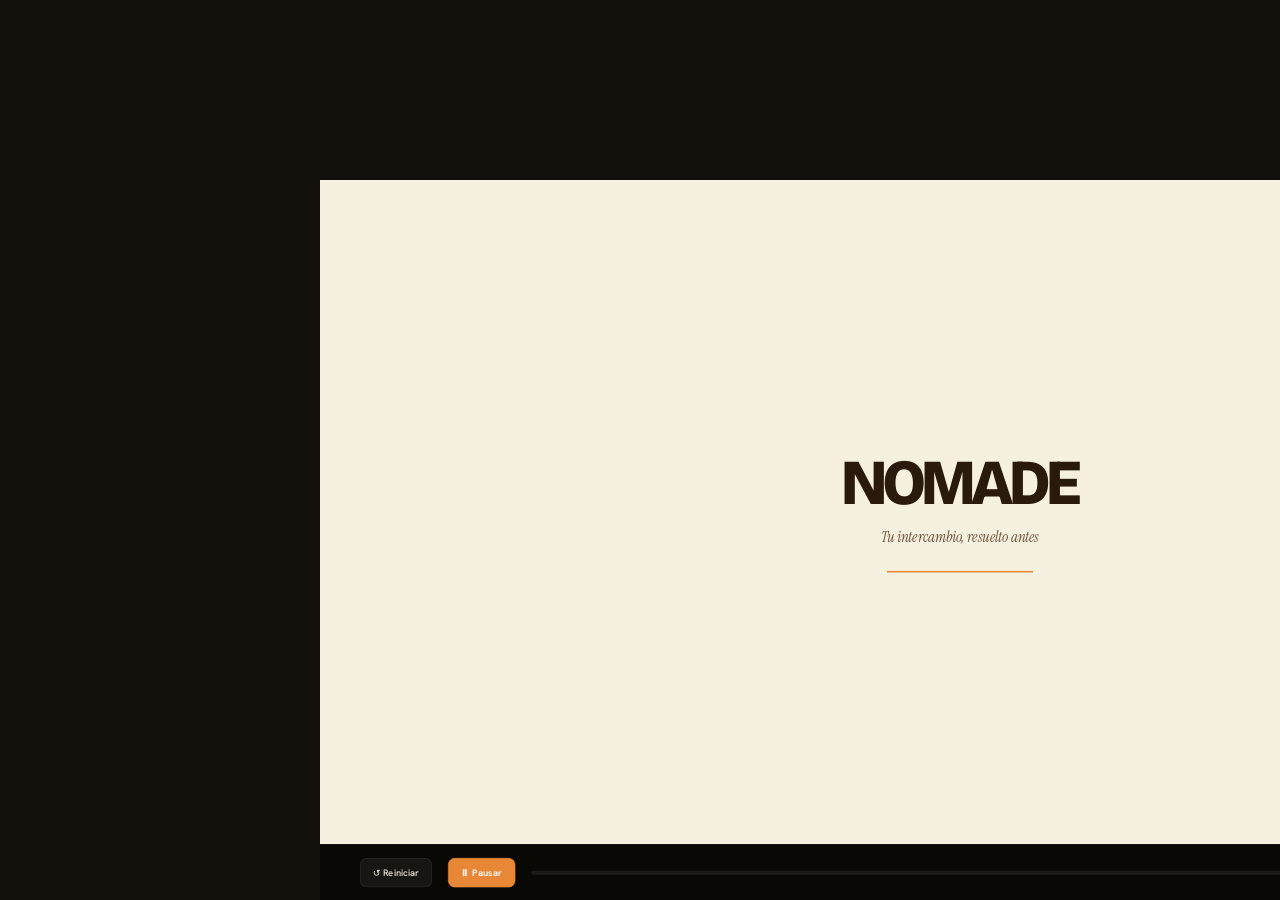
<file: Nomade Demo - Standalone -source-.html>
<!doctype html>
<html lang="es">
<head>
  <meta charset="utf-8" />
  <title>Nomade — Demo</title>
  <link rel="preconnect" href="https://fonts.googleapis.com" />
  <link rel="preconnect" href="https://fonts.gstatic.com" crossorigin />
  <link href="https://fonts.googleapis.com/css2?family=Bricolage+Grotesque:wght@600;700;800&family=Hanken+Grotesk:wght@400;500;600;700&family=Instrument+Serif:ital@1&display=swap" rel="stylesheet" />
  <style>
    :root {
      --bg: #14110D;
      --bg-2: #1F1A14;
      --ink: #F6F0E1;
      --ink-dim: rgba(246,240,225,0.65);
      --orange: #E88836;
    }
    * { box-sizing: border-box; }
    html, body { margin: 0; padding: 0; height: 100%; background: var(--bg); color: var(--ink); font-family: "Hanken Grotesk", system-ui, sans-serif; overflow: hidden; }

    /* Stage scales to viewport — fixed design at 1920x1080 */
    #scaler { position: fixed; inset: 0; display: grid; place-items: center; }
    #stage {
      width: 1920px; height: 1080px;
      transform-origin: center center;
      display: grid; grid-template-rows: 1fr 84px;
      position: relative;
      background: radial-gradient(ellipse at center top, #2A2017 0%, #14110D 70%);
    }

    /* Screen area with browser frame */
    #screen {
      padding: 40px 60px 30px;
      display: grid; place-items: center;
      position: relative;
      overflow: hidden;
    }
    .browser {
      width: 1480px; height: 900px;
      background: var(--bg-2);
      border-radius: 18px;
      box-shadow: 0 40px 120px rgba(0,0,0,0.65), 0 0 0 1px rgba(255,255,255,0.04);
      overflow: hidden;
      display: grid; grid-template-rows: 44px 1fr;
      position: relative;
    }
    .browser-chrome {
      background: #0F0B07;
      display: flex; align-items: center; padding: 0 18px; gap: 12px;
      border-bottom: 1px solid rgba(255,255,255,0.04);
    }
    .dots { display: flex; gap: 8px; }
    .dot { width: 12px; height: 12px; border-radius: 999px; }
    .dot-r { background: #FF5F57; } .dot-y { background: #FEBC2E; } .dot-g { background: #28C840; }
    .url-bar {
      background: rgba(255,255,255,0.07);
      border-radius: 8px;
      padding: 6px 16px;
      font-size: 13px;
      color: var(--ink-dim);
      flex: 1; max-width: 540px; margin: 0 auto;
      text-align: center;
      letter-spacing: .02em;
    }
    .tab-pill {
      background: rgba(255,255,255,0.05);
      border-radius: 6px;
      padding: 4px 10px;
      font-size: 11px;
      color: var(--ink-dim);
      display: flex; align-items: center; gap: 6px;
    }
    iframe {
      width: 100%; height: 100%; border: 0; background: #F6F0E1;
      display: block;
    }

    /* Cursor that floats over iframe */
    #cursor {
      position: absolute;
      pointer-events: none;
      width: 28px; height: 28px;
      z-index: 50;
      transition: transform .9s cubic-bezier(.22,.85,.3,1), opacity .3s ease;
      opacity: 0;
      transform: translate(50%, 50%);
    }
    #cursor svg { filter: drop-shadow(0 4px 8px rgba(0,0,0,0.4)); }
    #cursor.click::after {
      content: ""; position: absolute; inset: -16px;
      border-radius: 999px;
      background: rgba(232,136,54,0.35);
      animation: ripple .55s ease-out;
    }
    @keyframes ripple {
      from { transform: scale(.3); opacity: 1; }
      to { transform: scale(2.2); opacity: 0; }
    }

    /* Caption */
    .caption {
      position: absolute;
      left: 80px; bottom: 60px;
      max-width: 620px;
      padding: 22px 28px;
      background: rgba(15,11,7,0.85);
      border: 1px solid rgba(232,136,54,0.25);
      backdrop-filter: blur(20px);
      -webkit-backdrop-filter: blur(20px);
      border-radius: 18px;
      transition: opacity .45s ease, transform .45s cubic-bezier(.22,.85,.3,1);
      opacity: 0;
      transform: translateY(20px);
      pointer-events: none;
    }
    .caption.visible { opacity: 1; transform: none; }
    .caption .kicker {
      font-size: 12px;
      letter-spacing: .18em;
      text-transform: uppercase;
      font-weight: 700;
      color: var(--orange);
      margin-bottom: 6px;
    }
    .caption .text {
      font-size: 22px;
      line-height: 1.35;
      color: var(--ink);
      letter-spacing: -0.01em;
      font-weight: 500;
    }
    .caption .text em {
      font-family: "Instrument Serif", serif;
      font-style: italic;
      color: var(--orange);
      font-weight: 400;
    }

    /* Logo intro */
    .intro {
      position: absolute; inset: 0;
      background: #F6F0E1;
      display: grid; place-items: center;
      transition: opacity 0.6s ease;
      z-index: 100;
    }
    .intro.hidden { opacity: 0; pointer-events: none; }
    .intro-content { text-align: center; }
    .intro-logo {
      font-family: "Bricolage Grotesque", sans-serif;
      font-weight: 800;
      font-size: 96px;
      color: #2A1A0E;
      letter-spacing: -0.05em;
      line-height: 1;
    }
    .intro-tag {
      font-size: 22px;
      color: #6E5238;
      margin-top: 18px;
      font-family: "Instrument Serif", serif;
      font-style: italic;
    }
    .intro-load-bar {
      width: 220px; height: 3px;
      background: rgba(42,26,14,0.1);
      border-radius: 999px;
      margin: 36px auto 0;
      overflow: hidden;
    }
    .intro-load-fill {
      height: 100%;
      background: #E88836;
      width: 0%;
      animation: load 2s ease-out forwards;
    }
    @keyframes load { to { width: 100%; } }

    /* Controls bar */
    #controls {
      background: #0A0805;
      display: flex; align-items: center; gap: 24px;
      padding: 0 60px;
      border-top: 1px solid rgba(255,255,255,0.06);
    }
    #controls button {
      appearance: none; background: rgba(255,255,255,0.06);
      border: 1px solid rgba(255,255,255,0.08);
      color: var(--ink); cursor: pointer;
      padding: 12px 18px;
      border-radius: 10px;
      font: inherit; font-size: 14px; font-weight: 500;
      display: inline-flex; align-items: center; gap: 8px;
      transition: background .15s ease;
    }
    #controls button:hover { background: rgba(255,255,255,0.1); }
    #controls button.primary {
      background: var(--orange); border-color: var(--orange);
      color: white; font-weight: 600;
    }
    #controls button.primary:hover { background: #D87026; }
    #progress {
      flex: 1; height: 6px;
      background: rgba(255,255,255,0.08);
      border-radius: 999px; overflow: hidden;
      cursor: pointer;
      position: relative;
    }
    #progress-fill {
      height: 100%; background: var(--orange);
      width: 0%;
      border-radius: 999px;
      transition: width .1s linear;
    }
    .timestamp {
      font-variant-numeric: tabular-nums;
      font-size: 14px;
      color: var(--ink-dim);
      min-width: 100px; text-align: right;
      letter-spacing: .03em;
    }
    .chapter-markers {
      position: absolute; inset: 0;
      pointer-events: none;
    }
    .chapter-marker {
      position: absolute; top: -3px;
      width: 2px; height: 12px;
      background: rgba(255,255,255,0.3);
      border-radius: 1px;
    }
    .demo-title {
      position: absolute;
      top: 30px; left: 60px;
      font-family: "Bricolage Grotesque", sans-serif;
      font-weight: 700;
      font-size: 18px;
      letter-spacing: -0.02em;
      display: flex; align-items: center; gap: 10px;
    }
    .demo-title .pulse {
      width: 8px; height: 8px; border-radius: 999px;
      background: #28C840;
      box-shadow: 0 0 0 0 rgba(40,200,64,0.5);
      animation: pulse 1.6s ease-out infinite;
    }
    @keyframes pulse {
      0% { box-shadow: 0 0 0 0 rgba(40,200,64,0.5); }
      100% { box-shadow: 0 0 0 14px rgba(40,200,64,0); }
    }
  </style>
  <meta name="ext-resource-dependency" content="Nomade Web.html" data-resource-id="proto" />

<template id="__bundler_thumbnail" data-bg-color="#14110D">
  <svg viewBox="0 0 1200 800" xmlns="http://www.w3.org/2000/svg">
    <rect width="1200" height="800" fill="#14110D"/>
    <!-- Browser frame silhouette -->
    <rect x="200" y="180" width="800" height="500" rx="18" fill="#1F1A14"/>
    <rect x="200" y="180" width="800" height="40" rx="18" fill="#0F0B07"/>
    <circle cx="230" cy="200" r="6" fill="#FF5F57"/>
    <circle cx="252" cy="200" r="6" fill="#FEBC2E"/>
    <circle cx="274" cy="200" r="6" fill="#28C840"/>
    <text x="600" y="450" font-family="system-ui, sans-serif" font-weight="800" font-size="120" letter-spacing="-6" fill="#F6F0E1" text-anchor="middle">NOMADE</text>
    <text x="600" y="510" font-family="Georgia, serif" font-style="italic" font-size="32" fill="#E88836" text-anchor="middle">demo en vivo</text>
    <!-- Play indicator -->
    <circle cx="600" cy="730" r="20" fill="#E88836" opacity="0.85"/>
    <path d="M594 720 L594 740 L612 730 Z" fill="white"/>
  </svg>
</template>
</head>
<body>
  <div id="scaler">
    <div id="stage">
      <div id="screen">
        <div class="demo-title">
          <span class="pulse"></span>
          <span>Nomade · Demo en vivo</span>
        </div>

        <div class="browser">
          <div class="browser-chrome">
            <div class="dots"><span class="dot dot-r"></span><span class="dot dot-y"></span><span class="dot dot-g"></span></div>
            <div class="url-bar">🔒 nomade.app</div>
            <div class="tab-pill">⏵ Reproduciendo</div>
          </div>
          <iframe id="proto"></iframe>
        </div>

        <!-- Floating cursor (overlay over iframe) -->
        <div id="cursor">
          <svg width="28" height="28" viewBox="0 0 28 28" xmlns="http://www.w3.org/2000/svg">
            <path d="M5 3 L5 21 L9.5 17 L12 23 L15 22 L12.5 16 L19 16 Z"
                  fill="#fff" stroke="#1A1410" stroke-width="1.4" stroke-linejoin="round"/>
          </svg>
        </div>

        <!-- Caption overlay -->
        <div class="caption" id="caption">
          <div class="kicker" id="cap-kicker">Demo</div>
          <div class="text" id="cap-text">Cargando…</div>
        </div>

        <!-- Intro splash -->
        <div class="intro" id="intro">
          <div class="intro-content">
            <div class="intro-logo">NOMADE</div>
            <div class="intro-tag">Tu intercambio, <em>resuelto</em> antes</div>
            <div class="intro-load-bar"><div class="intro-load-fill"></div></div>
          </div>
        </div>
      </div>

      <div id="controls">
        <button onclick="restart()">↺ Reiniciar</button>
        <button onclick="togglePlay()" id="play-btn" class="primary">⏸ Pausar</button>
        <div id="progress" onclick="seekTo(event)">
          <div id="progress-fill"></div>
          <div class="chapter-markers" id="chapter-markers"></div>
        </div>
        <div class="timestamp" id="timestamp">0:00 / 0:32</div>
      </div>
    </div>
  </div>

  <script>
    // ----- Scale stage to viewport -----
    function scaleStage() {
      const stage = document.getElementById('stage');
      const w = window.innerWidth, h = window.innerHeight;
      const s = Math.min(w / 1920, h / 1080);
      stage.style.transform = `scale(${s})`;
    }
    window.addEventListener('resize', scaleStage);
    scaleStage();

    // ----- State -----
    const iframe = document.getElementById('proto');
    // Load the bundled prototype into the iframe
    iframe.src = window.__resources.proto;
    const cursor = document.getElementById('cursor');
    const caption = document.getElementById('caption');
    const capKicker = document.getElementById('cap-kicker');
    const capText = document.getElementById('cap-text');
    const progressFill = document.getElementById('progress-fill');
    const timestamp = document.getElementById('timestamp');
    const intro = document.getElementById('intro');
    const playBtn = document.getElementById('play-btn');

    let currentTime = 0;
    let playing = true;
    let lastRaf = 0;
    let dispatched = new Set();
    let iframeReady = false;
    let tickStarted = false;
    let loadCount = 0;

    // Always start fresh (replaying scripted iframe events from a save point is destructive)
    const STORAGE_KEY = 'nomade_demo_time_v1';
    localStorage.removeItem(STORAGE_KEY);

    // ----- Cursor helpers -----
    // Position cursor relative to the browser/iframe (not page).
    // x, y are in iframe pixel coordinates.
    function moveCursor(x, y) {
      // Browser frame is centered horizontally inside #screen with width 1480, height 900.
      // The iframe starts after 44px chrome. Compute its top-left within #screen.
      // #screen is the parent of #cursor; #cursor uses absolute positioning.
      // Browser is centered: (1920 - 1480 + 60*0)/2 = 220 left within screen padding 60,
      // so its left within screen = (screen_w - 1480)/2.
      // We'll position cursor inside #screen using the browser's offset.
      const screen = document.getElementById('screen');
      const browser = screen.querySelector('.browser');
      const sr = screen.getBoundingClientRect();
      const br = browser.getBoundingClientRect();
      // Compute browser offset within #screen (in design pixels — undo overall scale)
      const scale = sr.width / 1920; // ratio of rendered vs design
      const browserLeftDesign = (br.left - sr.left) / scale; // in design px
      const browserTopDesign = (br.top - sr.top) / scale + 44; // +chrome height
      // iframe is 1480 wide design, but inner viewport could be different.
      // Use iframe.contentWindow.innerWidth/Height to compute target px.
      const iw = iframe.contentWindow?.innerWidth || 1480;
      const ih = iframe.contentWindow?.innerHeight || 856;
      const iframeWDesign = 1480;
      const iframeHDesign = 856;
      const targetX = browserLeftDesign + (x / iw) * iframeWDesign;
      const targetY = browserTopDesign + (y / ih) * iframeHDesign;
      cursor.style.left = targetX + 'px';
      cursor.style.top = targetY + 'px';
      cursor.style.opacity = '1';
    }
    function hideCursor() { cursor.style.opacity = '0'; }
    function clickEffect() {
      cursor.classList.remove('click');
      void cursor.offsetWidth; // force reflow
      cursor.classList.add('click');
    }

    // ----- Caption helpers -----
    function showCaption(kicker, text) {
      capKicker.textContent = kicker;
      capText.innerHTML = text;
      caption.classList.add('visible');
    }
    function hideCaption() { caption.classList.remove('visible'); }

    // ----- Iframe helpers -----
    function $iframe(sel) { return iframe.contentDocument?.querySelector(sel); }
    function $$iframe(sel) { return [...(iframe.contentDocument?.querySelectorAll(sel) || [])]; }
    function findBtn(text) {
      const all = $$iframe('button');
      return all.find(b => b.innerText.trim().includes(text));
    }
    function clickInIframe(el) {
      if (!el) return false;
      // Center of element in iframe coords
      const r = el.getBoundingClientRect();
      const cx = r.left + r.width / 2;
      const cy = r.top + r.height / 2;
      moveCursor(cx, cy);
      setTimeout(() => {
        clickEffect();
        el.click();
      }, 500);
      return true;
    }
    function scrollIframe(y) {
      iframe.contentWindow.scrollTo({ top: y, behavior: 'smooth' });
    }

    // ----- Timeline -----
    // Events are (t in seconds, fn).
    const timeline = [
      { t: 0,  chapter: '01 Landing', label: 'Hero', fn: () => {
          intro.classList.add('hidden');
          showCaption('Web del producto', 'Tu intercambio universitario, <em>resuelto</em> antes de subir al avión.');
        } },

      { t: 3.5, label: 'Stats', fn: () => {
          showCaption('Confianza', '+1.300 estudiantes ya armaron su plan en Nomade.');
          scrollIframe(620);
        } },

      { t: 6, label: 'Cómo funciona', fn: () => {
          showCaption('Cómo funciona', '4 pasos: contás tu intercambio, te armamos el plan, resolvemos cada trámite, llegás listo.');
          scrollIframe(1280);
        } },

      { t: 9, label: 'Packs', fn: () => {
          showCaption('Packs y precios', 'La <em>comodidad</em> tiene un precio. Pagás una vez, antes del viaje.');
          scrollIframe(2400);
        } },

      { t: 12, label: 'CTA → Onboarding', fn: () => {
          showCaption('Empezar', 'Armemos tu plan en 2 minutos.');
          scrollIframe(0);
        } },

      { t: 13.5, label: 'Click empezar', fn: () => {
          const btn = $$iframe('button').find(b => b.innerText.trim().startsWith('Empezar mi intercambio'));
          clickInIframe(btn);
        } },

      { t: 15, label: 'Onboarding · destino', fn: () => {
          showCaption('Paso 1 de 6', '¿A dónde te vas? Madrid es el destino más elegido por argentinos.');
        } },

      { t: 16.2, fn: () => {
          // Click Madrid card — first button inside the StepDestino grid (button with image)
          const cards = $$iframe('button').filter(b => b.querySelector('img'));
          const madrid = cards.find(b => b.innerText.includes('Madrid'));
          clickInIframe(madrid);
        } },

      { t: 18, label: 'Onboarding · cuándo', fn: () => {
          showCaption('Paso 2', 'Cuándo arranca el intercambio. Esto define los deadlines de cada trámite.');
        } },

      { t: 19, fn: () => {
          // duration "Un semestre" already default; click "Sep"
          const sep = $$iframe('button').find(b => b.innerText.trim() === 'Sep');
          clickInIframe(sep);
        } },

      { t: 20.2, fn: () => {
          const cont = findBtn('Continuar');
          clickInIframe(cont);
        } },

      { t: 21.5, label: 'Onboarding · universidad', fn: () => {
          showCaption('Paso 3', 'Universidad de origen. Si es partner, hay descuento.');
          const uni = $$iframe('button').find(b => b.innerText.trim() === 'Universidad de San Andrés');
          if (uni) {
            setTimeout(() => clickInIframe(uni), 600);
          }
        } },

      { t: 23.5, fn: () => {
          const cont = findBtn('Continuar');
          clickInIframe(cont);
        } },

      { t: 24.5, label: 'Onboarding · resuelto', fn: () => {
          showCaption('Paso 4', 'Marcá lo que ya tenés. No perdemos tiempo en eso.');
          const pasaporte = $$iframe('button').find(b => b.innerText.includes('Pasaporte vigente') && b.innerText.includes('Tocá'));
          if (pasaporte) setTimeout(() => clickInIframe(pasaporte), 400);
        } },

      { t: 26.2, fn: () => {
          const cont = findBtn('Continuar');
          clickInIframe(cont);
        } },

      { t: 27, label: 'Onboarding · prioridades', fn: () => {
          showCaption('Paso 5', 'Ordená por importancia. Lo crítico va primero.');
        } },

      { t: 28.5, fn: () => {
          const cont = findBtn('Ver mi plan');
          clickInIframe(cont);
        } },

      { t: 29.5, label: 'Resultado', fn: () => {
          showCaption('Tu plan', 'Listo. 8 trámites identificados, ordenados por urgencia para Madrid.');
          hideCursor();
        } },

      { t: 33, label: 'Dashboard', fn: () => {
          showCaption('Web del producto', 'Tu dashboard: 87 días para Madrid, próximas acciones, soporte humano.');
          const entrar = findBtn('Entrar a mi plan');
          clickInIframe(entrar);
        } },

      { t: 36, fn: () => {
          showCaption('Dashboard', 'Cada trámite con su estado: <em>listo</em>, <em>en curso</em>, <em>para elegir</em> o <em>bloqueado</em>.');
          scrollIframe(400);
        } },

      { t: 39, fn: () => {
          showCaption('Próxima acción', '"Elegí tu seguro médico" — 3 opciones ya filtradas para tu perfil.');
          scrollIframe(800);
        } },

      { t: 42, fn: () => {
          showCaption('Listo', 'Nomade: tu intercambio, <em>resuelto</em>.');
          scrollIframe(0);
        } },
    ];

    const totalDuration = 45;
    document.getElementById('timestamp').textContent = `0:00 / 0:${String(totalDuration).padStart(2,'0')}`;

    // ----- Chapter markers -----
    function renderChapterMarkers() {
      const container = document.getElementById('chapter-markers');
      container.innerHTML = '';
      timeline.filter(e => e.chapter || e.label).forEach(e => {
        const m = document.createElement('div');
        m.className = 'chapter-marker';
        m.style.left = `${(e.t / totalDuration) * 100}%`;
        container.appendChild(m);
      });
    }
    renderChapterMarkers();

    // ----- Loop -----
    // Use setInterval at 50ms instead of rAF so the timeline keeps advancing
    // even when the tab is briefly hidden during testing or background load.
    let lastWall = 0;
    function tick() {
      if (!playing || !iframeReady) { lastWall = performance.now(); return; }
      const now = performance.now();
      const dt = lastWall ? Math.min(0.15, (now - lastWall) / 1000) : 0;
      lastWall = now;
      currentTime += dt;

      // dispatch events
      timeline.forEach((ev, i) => {
        if (!dispatched.has(i) && currentTime >= ev.t) {
          dispatched.add(i);
          try { ev.fn(); } catch (e) { console.error('event', i, e); }
        }
      });

      // UI
      const pct = Math.min(100, (currentTime / totalDuration) * 100);
      progressFill.style.width = pct + '%';
      const mm = Math.floor(currentTime / 60);
      const ss = Math.floor(currentTime % 60);
      const tm = Math.floor(totalDuration / 60);
      const ts2 = Math.floor(totalDuration % 60);
      timestamp.textContent = `${mm}:${String(ss).padStart(2,'0')} / ${tm}:${String(ts2).padStart(2,'0')}`;

      if (currentTime >= totalDuration) {
        playing = false;
        playBtn.textContent = '⟲ Ver de nuevo';
        playBtn.onclick = restart;
        hideCursor();
      }
    }

    iframe.addEventListener('load', () => {
      loadCount++;
      iframeReady = true;
      // Dispatch any events that have already passed (used after seekTo or restart)
      timeline.forEach((ev, i) => {
        if (!dispatched.has(i) && currentTime >= ev.t) {
          dispatched.add(i);
          try { ev.fn(); } catch (e) {}
        }
      });
      // Start the tick loop only ONCE — subsequent iframe loads must not spawn extra loops
      if (!tickStarted) {
        tickStarted = true;
        lastWall = 0;
        setInterval(tick, 50);
      }
    });

    // ----- Controls -----
    function togglePlay() {
      playing = !playing;
      if (playing && currentTime >= totalDuration) {
        restart(); return;
      }
      playBtn.textContent = playing ? '⏸ Pausar' : '▶ Reproducir';
    }
    function restart() {
      currentTime = 0;
      dispatched.clear();
      iframeReady = false;
      lastRaf = 0;
      iframe.src = window.__resources.proto;
      hideCaption();
      hideCursor();
      intro.classList.remove('hidden');
      playing = true;
      playBtn.textContent = '⏸ Pausar';
      playBtn.onclick = togglePlay;
    }
    function seekTo(e) {
      const r = e.currentTarget.getBoundingClientRect();
      const pct = Math.max(0, Math.min(1, (e.clientX - r.left) / r.width));
      const targetTime = pct * totalDuration;
      currentTime = 0;
      dispatched.clear();
      iframeReady = false;
      lastRaf = 0;
      // Reload iframe; main load handler will dispatch up to currentTime,
      // then we bump currentTime to target after dispatch.
      iframe.src = window.__resources.proto;
      const onLoad = () => {
        // wait one more tick to ensure dispatch already ran
        setTimeout(() => {
          currentTime = targetTime;
          timeline.forEach((ev, i) => {
            if (!dispatched.has(i) && currentTime >= ev.t) {
              dispatched.add(i);
              try { ev.fn(); } catch (e2) {}
            }
          });
        }, 100);
        iframe.removeEventListener('load', onLoad);
      };
      iframe.addEventListener('load', onLoad);
    }
  </script>
</body>
</html>
</file>
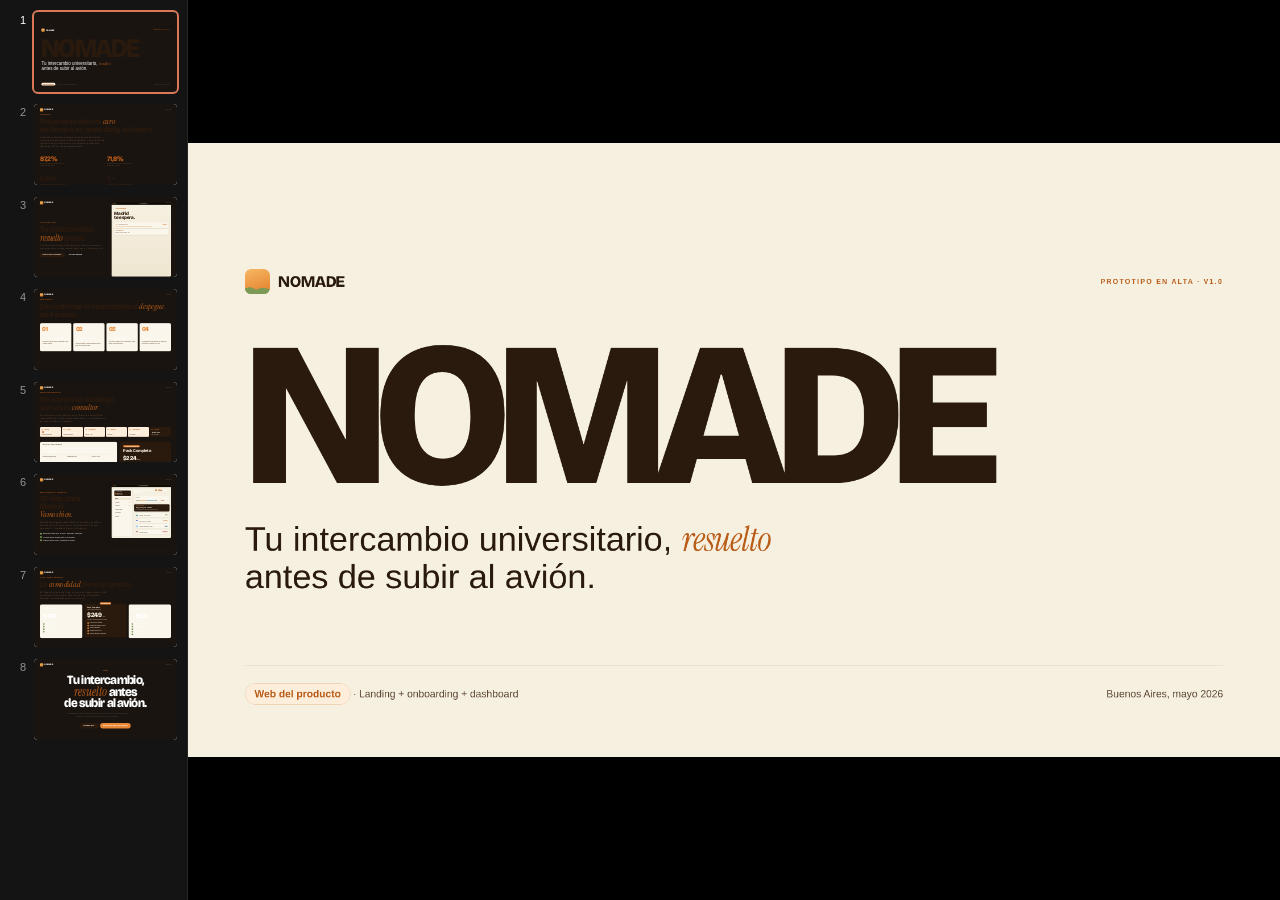
<file: Nomade Storyboard.html>
<!doctype html>
<html lang="es">
<head>
  <meta charset="utf-8" />
  <title>Nomade — Storyboard del prototipo</title>
  <link rel="preconnect" href="https://fonts.googleapis.com" />
  <link rel="preconnect" href="https://fonts.gstatic.com" crossorigin />
  <link href="https://fonts.googleapis.com/css2?family=Bricolage+Grotesque:wght@600;700;800&family=Hanken+Grotesk:wght@400;500;600;700&family=Instrument+Serif:ital@1&display=swap" rel="stylesheet" />
  <style>
    :root {
      --cream:    #F6F0E1;
      --paper:    #FBF6EB;
      --paper-2:  #EFE6D1;
      --ink:      #2A1A0E;
      --ink-soft: #5B4530;
      --ink-mute: #8C7355;
      --orange:   #E88836;
      --orange-d: #B85C18;
      --orange-l: #FDEEDC;
      --green:    #6B8B4A;
      --red:      #C84B2F;
      --line:     rgba(42,26,14,0.10);
      --line-2:   rgba(42,26,14,0.18);
    }
    * { box-sizing: border-box; }
    html, body { margin: 0; padding: 0; height: 100%; background: #1a1410; }
    body { font-family: "Hanken Grotesk", system-ui, sans-serif; color: var(--ink); }
    .serif-it { font-family: "Instrument Serif", Georgia, serif; font-style: italic; font-weight: 400; letter-spacing: -0.02em; color: var(--orange-d); }

    deck-stage > section {
      width: 1920px; height: 1080px;
      background: var(--cream);
      position: relative;
      overflow: hidden;
      color: var(--ink);
    }

    .chrome-top {
      position: absolute; top: 56px; left: 80px; right: 80px;
      display: flex; align-items: center; justify-content: space-between;
      z-index: 10;
    }
    .brand { display: flex; align-items: center; gap: 14px; }
    .brand-logo {
      width: 44px; height: 44px; border-radius: 11px;
      background: linear-gradient(160deg, #F8B864, #E27E2A);
      position: relative; overflow: hidden;
    }
    .brand-logo::after {
      content: ""; position: absolute; left: 0; right: 0; bottom: 0; height: 40%;
      background: #7A9A55;
      clip-path: polygon(0 40%, 22% 30%, 45% 55%, 70% 35%, 100% 50%, 100% 100%, 0 100%);
    }
    .brand-name {
      font-family: "Bricolage Grotesque", sans-serif; font-weight: 800;
      font-size: 28px; letter-spacing: -0.04em;
    }
    .slide-num {
      font-family: "JetBrains Mono", "Courier New", monospace;
      font-size: 14px; color: var(--ink-mute);
      letter-spacing: 0.1em;
    }
    .chapter {
      font-size: 12px; font-weight: 700;
      color: var(--orange-d);
      letter-spacing: 0.2em;
      text-transform: uppercase;
    }
    .eyebrow {
      font-size: 16px; font-weight: 700;
      color: var(--orange-d);
      letter-spacing: 0.16em; text-transform: uppercase;
      margin-bottom: 28px;
    }
    h1.title {
      font-family: "Bricolage Grotesque", sans-serif;
      font-weight: 800; letter-spacing: -0.04em;
      font-size: 108px; line-height: 0.96;
      margin: 0; color: var(--ink);
    }
    h2.subhead {
      font-family: "Hanken Grotesk", sans-serif;
      font-weight: 400; font-size: 30px;
      color: var(--ink-soft); margin: 28px 0 0;
      line-height: 1.4; max-width: 900px;
    }
    .body-pad {
      position: absolute; inset: 140px 80px 80px;
    }
    .two-col {
      display: grid; grid-template-columns: 1fr 1fr; gap: 80px;
      height: 100%;
    }
    .two-col-narrow { grid-template-columns: 1.1fr 1fr; }

    .slide-title { display: grid; grid-template-rows: 1fr auto; padding: 100px; height: 100%; }
    .mega-wordmark {
      font-family: "Bricolage Grotesque", sans-serif;
      font-weight: 800; letter-spacing: -0.06em;
      font-size: 360px; line-height: 0.85;
      color: var(--ink);
      margin-bottom: 32px;
    }
    .tagline { font-size: 60px; font-weight: 500; line-height: 1.1; max-width: 1100px; }
    .meta-row {
      display: flex; align-items: center; justify-content: space-between;
      padding-top: 40px; border-top: 1px solid var(--line);
      font-size: 18px; color: var(--ink-soft);
    }
    .meta-row .pill {
      background: var(--orange-l); color: var(--orange-d);
      padding: 8px 16px; border-radius: 999px; font-weight: 600;
      border: 1px solid rgba(184,92,24,0.2);
    }

    .stat-grid { display: grid; grid-template-columns: 1fr 1fr; gap: 40px; margin-top: 60px; }
    .stat { padding: 36px 0; border-top: 1px solid var(--line-2); }
    .stat-num {
      font-family: "Bricolage Grotesque", sans-serif;
      font-weight: 800; letter-spacing: -0.05em;
      font-size: 92px; line-height: 1; color: var(--ink);
    }
    .stat-num.orange { color: var(--orange-d); }
    .stat-lbl { font-size: 19px; color: var(--ink-soft); margin-top: 14px; max-width: 360px; line-height: 1.4; }

    .card { background: var(--paper); border: 1px solid var(--line); border-radius: 24px; padding: 36px; }

    .steps-grid { display: grid; grid-template-columns: repeat(4, 1fr); gap: 20px; margin-top: 64px; }
    .step-card { background: var(--paper); border: 1px solid var(--line); border-radius: 22px; padding: 36px 32px; min-height: 380px; }
    .step-num { font-family: "Bricolage Grotesque", sans-serif; font-weight: 800; letter-spacing: -0.04em; font-size: 84px; color: var(--orange); line-height: 1; margin-bottom: 64px; }
    .step-title { font-family: "Bricolage Grotesque", sans-serif; font-weight: 700; letter-spacing: -0.02em; font-size: 28px; line-height: 1.15; margin-bottom: 14px; }
    .step-sub { font-size: 17px; color: var(--ink-soft); line-height: 1.5; }

    .packs-grid { display: grid; grid-template-columns: repeat(3, 1fr); gap: 24px; margin-top: 56px; }
    .pack { padding: 40px; border-radius: 24px; background: var(--paper); border: 1px solid var(--line); position: relative; }
    .pack.featured { background: var(--ink); color: var(--cream); transform: translateY(-12px); }
    .pack-label { font-size: 24px; font-weight: 700; font-family: "Bricolage Grotesque", sans-serif; letter-spacing: -0.02em; }
    .pack-sub { font-size: 16px; opacity: 0.7; margin-top: 4px; }
    .pack-price { font-family: "Bricolage Grotesque", sans-serif; font-weight: 800; letter-spacing: -0.04em; font-size: 88px; line-height: 1; margin: 24px 0 4px; display: inline-block; }
    .pack-curr { font-size: 18px; font-weight: 500; opacity: 0.7; margin-left: 8px; }
    .pack-tag { font-size: 15px; font-style: italic; opacity: 0.7; margin-bottom: 28px; }
    .pack-list { list-style: none; padding: 0; margin: 0; display: flex; flex-direction: column; gap: 12px; }
    .pack-list li { display: flex; gap: 12px; align-items: start; font-size: 16px; }
    .pack-list li::before {
      content: "✓"; flex-shrink: 0;
      width: 22px; height: 22px; border-radius: 999px;
      background: var(--green); color: white;
      display: grid; place-items: center; font-size: 12px; font-weight: 800;
      margin-top: 1px;
    }
    .pack.featured .pack-list li::before { background: var(--orange); }
    .pack-rec-badge {
      position: absolute; top: -16px; left: 50%; transform: translateX(-50%);
      background: var(--orange); color: white;
      padding: 8px 18px; border-radius: 999px;
      font-size: 13px; font-weight: 700; letter-spacing: 0.08em; text-transform: uppercase;
    }

    .browser { background: var(--ink); border-radius: 18px; box-shadow: 0 30px 80px rgba(42,26,14,0.18); overflow: hidden; display: grid; grid-template-rows: 36px 1fr; }
    .browser-bar { background: #0F0B07; display: flex; align-items: center; padding: 0 14px; gap: 8px; }
    .browser-bar .dot { width: 11px; height: 11px; border-radius: 999px; }
    .browser-content { background: var(--cream); padding: 28px; position: relative; overflow: hidden; }

    .ob-flow { display: grid; grid-template-columns: repeat(6, 1fr); gap: 12px; margin-top: 56px; }
    .ob-step { background: var(--paper); border: 1px solid var(--line); border-radius: 16px; padding: 24px 20px; position: relative; }
    .ob-step.done { background: var(--orange-l); border-color: rgba(184,92,24,0.25); }
    .ob-num { font-family: "JetBrains Mono", "Courier New", monospace; font-size: 13px; font-weight: 700; color: var(--orange-d); letter-spacing: 0.06em; }
    .ob-name { font-family: "Bricolage Grotesque", sans-serif; font-weight: 700; font-size: 22px; line-height: 1.1; margin-top: 16px; }
    .ob-detail { font-size: 14px; color: var(--ink-soft); margin-top: 8px; line-height: 1.4; }

    .profile-card { background: var(--ink); color: var(--cream); border-radius: 28px; padding: 48px; position: relative; overflow: hidden; }
    .profile-tag { display: inline-flex; align-items: center; gap: 8px; background: var(--orange); color: white; padding: 6px 14px; border-radius: 999px; font-size: 13px; font-weight: 700; letter-spacing: 0.06em; text-transform: uppercase; }
    .profile-headline { font-family: "Bricolage Grotesque", sans-serif; font-weight: 800; letter-spacing: -0.03em; font-size: 56px; line-height: 1.04; margin: 20px 0 16px; }

    .dash-layout { display: grid; grid-template-columns: 260px 1fr; height: 100%; gap: 24px; }
    .dash-sidebar { background: var(--paper); border: 1px solid var(--line); border-radius: 18px; padding: 24px 18px; display: flex; flex-direction: column; gap: 14px; }
    .dash-trip { background: var(--ink); color: var(--cream); border-radius: 12px; padding: 14px; margin-bottom: 6px; }
    .dash-nav-item { display: flex; align-items: center; justify-content: space-between; padding: 9px 12px; border-radius: 9px; font-size: 14px; color: var(--ink-soft); font-weight: 500; }
    .dash-nav-item.active { background: var(--paper-2); color: var(--ink); font-weight: 600; }
    .dash-nav-item .badge { background: var(--orange-l); color: var(--orange-d); padding: 1px 7px; border-radius: 999px; font-size: 11px; font-weight: 700; }
    .dash-main { display: flex; flex-direction: column; gap: 18px; }
    .dash-greeting { font-family: "Bricolage Grotesque", sans-serif; font-weight: 700; letter-spacing: -0.03em; font-size: 32px; line-height: 1.1; }
    .dash-greeting em { color: var(--orange-d); font-style: normal; }
    .dash-progress-card { background: var(--paper); border: 1px solid var(--line); border-radius: 16px; padding: 22px; }
    .dash-progress-bar { display: flex; gap: 2px; margin-top: 12px; }
    .dash-progress-bar > div { flex: 1; height: 8px; border-radius: 3px; }
    .tram-row { display: flex; align-items: center; gap: 14px; padding: 14px 18px; background: var(--paper); border: 1px solid var(--line); border-radius: 14px; }
    .tram-icon { width: 36px; height: 36px; border-radius: 10px; display: grid; place-items: center; flex-shrink: 0; font-size: 18px; }
    .tram-title { font-weight: 600; font-size: 14.5px; }
    .tram-sub { font-size: 12.5px; color: var(--ink-soft); }
    .tram-pill { padding: 4px 10px; border-radius: 999px; font-size: 12px; font-weight: 600; flex-shrink: 0; }
    .pill-done { background: rgba(107,139,74,0.15); color: var(--green); }
    .pill-progress { background: var(--orange-l); color: var(--orange-d); }
    .pill-ready { background: #CCE0E8; color: #2B5B6E; }
    .pill-blocked { background: #F4DBD0; color: var(--red); }

    .cta-slide { display: grid; place-items: center; text-align: center; padding: 80px; height: 100%; }
    .cta-headline { font-family: "Bricolage Grotesque", sans-serif; font-weight: 800; letter-spacing: -0.045em; font-size: 168px; line-height: 0.92; max-width: 1500px; margin: 0; }
    .cta-sub { font-size: 30px; color: var(--ink-soft); max-width: 900px; margin-top: 40px; line-height: 1.4; }
  </style>
</head>
<body>
  <deck-stage>

    <section data-screen-label="01 Portada">
      <div class="slide-title">
        <div style="display: flex; flex-direction: column; justify-content: center;">
          <div class="brand" style="margin-bottom: 60px;">
            <div class="brand-logo"></div>
            <span class="brand-name">NOMADE</span>
            <span class="chapter" style="margin-left: auto;">PROTOTIPO EN ALTA · v1.0</span>
          </div>
          <div class="mega-wordmark">NOMADE</div>
          <div class="tagline">Tu intercambio universitario, <em class="serif-it">resuelto</em><br/>antes de subir al avión.</div>
        </div>
        <div class="meta-row">
          <span><span class="pill">Web del producto</span> · Landing + onboarding + dashboard</span>
          <span>Buenos Aires, mayo 2026</span>
        </div>
      </div>
    </section>

    <section data-screen-label="02 El problema">
      <div class="chrome-top">
        <div class="brand"><div class="brand-logo"></div><span class="brand-name">NOMADE</span></div>
        <span class="slide-num">02 / 08</span>
      </div>
      <div class="body-pad">
        <div class="eyebrow">El problema</div>
        <h1 class="title">Prepararse solo es <em class="serif-it">caro</em>:<br/>en tiempo, en ansiedad y en dinero.</h1>
        <h2 class="subhead">Confirmar un intercambio dispara una avalancha de trámites — visa, banco, seguro médico, eSIM, alojamiento — sin un punto de referencia claro. La información vive dispersa en grupos de WhatsApp, TikTok y blogs desactualizados.</h2>
        <div class="stat-grid">
          <div class="stat"><div class="stat-num orange">87,2%</div><div class="stat-lbl">Busca información en amigos que ya hicieron un intercambio</div></div>
          <div class="stat"><div class="stat-num orange">71,8%</div><div class="stat-lbl">Dice que lo más difícil de encontrar es alojamiento y barrios</div></div>
          <div class="stat"><div class="stat-num">6,9 M</div><div class="stat-lbl">Estudiantes universitarios cursan fuera de su país (UNESCO 2025)</div></div>
          <div class="stat"><div class="stat-num">2 ×</div><div class="stat-lbl">Cohortes por año, cada una enfrentando el mismo problema desde cero</div></div>
        </div>
      </div>
    </section>

    <section data-screen-label="03 La solución">
      <div class="chrome-top">
        <div class="brand"><div class="brand-logo"></div><span class="brand-name">NOMADE</span></div>
        <span class="slide-num">03 / 08</span>
      </div>
      <div class="body-pad">
        <div class="two-col-narrow two-col">
          <div style="display: flex; flex-direction: column; justify-content: center;">
            <div class="eyebrow">La solución · Hero</div>
            <h1 class="title" style="font-size: 116px;">Tu intercambio,<br/><em class="serif-it">resuelto</em> antes.</h1>
            <h2 class="subhead" style="font-size: 26px;">Visa, banco, seguro médico, eSIM, alojamiento. Todos los trámites de tu intercambio en una sola app, ordenados paso a paso y filtrados para vos.</h2>
            <div style="display: flex; gap: 14px; margin-top: 44px;">
              <div style="background: var(--ink); color: var(--cream); padding: 18px 32px; border-radius: 999px; font-size: 20px; font-weight: 600;">Armá tu plan en 2 minutos →</div>
              <div style="background: transparent; border: 1px solid var(--line-2); padding: 18px 32px; border-radius: 999px; font-size: 20px; font-weight: 600;">Ver cómo funciona</div>
            </div>
          </div>
          <div class="browser" style="align-self: center; aspect-ratio: 4/5;">
            <div class="browser-bar">
              <span class="dot" style="background: #FF5F57"></span>
              <span class="dot" style="background: #FEBC2E"></span>
              <span class="dot" style="background: #28C840"></span>
              <div style="margin: 0 auto; background: rgba(255,255,255,0.08); padding: 4px 16px; border-radius: 6px; color: rgba(255,255,255,0.6); font-size: 12px;">🔒 nomade.app</div>
            </div>
            <div class="browser-content" style="background: linear-gradient(180deg, var(--cream) 0%, var(--paper-2) 100%); padding: 36px;">
              <div style="background: var(--orange-l); padding: 4px 12px; border-radius: 999px; font-size: 14px; color: var(--orange-d); font-weight: 600; display: inline-block;">✦ Para tu intercambio</div>
              <div style="font-family: 'Bricolage Grotesque', sans-serif; font-weight: 800; letter-spacing: -0.035em; font-size: 64px; line-height: 0.95; margin-top: 22px; color: var(--ink);">Madrid<br/>te espera.</div>
              <div style="margin-top: 28px; background: var(--paper); border-radius: 14px; padding: 14px; box-shadow: 0 8px 24px rgba(42,26,14,0.08);">
                <div style="display: flex; gap: 10px; align-items: center; margin-bottom: 10px;">
                  <div style="width: 34px; height: 34px; background: var(--orange-l); border-radius: 9px; display: grid; place-items: center; color: var(--orange-d); font-weight: 700;">V</div>
                  <div>
                    <div style="font-weight: 600; font-size: 14px;">Visa estudiante</div>
                    <div style="font-size: 12px; color: var(--ink-soft);">Próximo paso · Mar 28</div>
                  </div>
                  <div class="tram-pill pill-progress" style="margin-left: auto;">En curso</div>
                </div>
                <div style="height: 5px; background: var(--paper-2); border-radius: 999px;">
                  <div style="width: 70%; height: 100%; background: var(--orange); border-radius: 999px;"></div>
                </div>
              </div>
              <div style="margin-top: 14px; background: var(--paper); border-radius: 14px; padding: 14px; box-shadow: 0 8px 24px rgba(42,26,14,0.08);">
                <div style="font-size: 11px; color: var(--orange-d); font-weight: 700; letter-spacing: 0.08em; text-transform: uppercase;">✦ Recomendado</div>
                <div style="font-weight: 600; margin-top: 4px; font-size: 14px;">Habitación en Malasaña</div>
                <div style="font-size: 12px; color: var(--ink-soft); margin-top: 2px;">€780/mes · 12 min a Carlos III · 4.8★</div>
              </div>
            </div>
          </div>
        </div>
      </div>
    </section>

    <section data-screen-label="04 Cómo funciona">
      <div class="chrome-top">
        <div class="brand"><div class="brand-logo"></div><span class="brand-name">NOMADE</span></div>
        <span class="slide-num">04 / 08</span>
      </div>
      <div class="body-pad">
        <div class="eyebrow">Cómo funciona</div>
        <h1 class="title">De confirmar el intercambio al <em class="serif-it">despegue</em>,<br/>en 4 pasos.</h1>
        <div class="steps-grid">
          <div class="step-card"><div class="step-num">01</div><div class="step-title">Contás tu intercambio</div><div class="step-sub">2 minutos. Destino, fechas, universidad y qué ya tenés resuelto.</div></div>
          <div class="step-card"><div class="step-num">02</div><div class="step-title">Te armamos un plan a medida</div><div class="step-sub">Nada de catálogo. Opciones filtradas para tu perfil, en el orden correcto.</div></div>
          <div class="step-card"><div class="step-num">03</div><div class="step-title">Resolvemos paso a paso</div><div class="step-sub">Visa, banco, seguro, eSIM, alojamiento. Pagás directo a cada proveedor.</div></div>
          <div class="step-card"><div class="step-num">04</div><div class="step-title">Llegás listo</div><div class="step-sub">Sin ansiedad, sin imprevistos, sin grupos de WhatsApp. Y seguimos con vos.</div></div>
        </div>
      </div>
    </section>

    <section data-screen-label="05 Onboarding">
      <div class="chrome-top">
        <div class="brand"><div class="brand-logo"></div><span class="brand-name">NOMADE</span></div>
        <span class="slide-num">05 / 08</span>
      </div>
      <div class="body-pad">
        <div class="eyebrow">Onboarding interactivo</div>
        <h1 class="title">No somos un catálogo:<br/>somos tu <em class="serif-it">consultor</em>.</h1>
        <h2 class="subhead">El cuestionario inicial construye un perfil de intercambio. Cada respuesta filtra y ordena las recomendaciones — el estudiante no necesita investigar ni comparar.</h2>
        <div class="ob-flow">
          <div class="ob-step done"><div class="ob-num">01 · DESTINO</div><div class="ob-name">🇪🇸 Madrid</div><div class="ob-detail">8 ciudades disponibles</div></div>
          <div class="ob-step done"><div class="ob-num">02 · CUÁNDO</div><div class="ob-name">Septiembre · 6 m</div><div class="ob-detail">Define los deadlines</div></div>
          <div class="ob-step done"><div class="ob-num">03 · UNIVERSIDAD</div><div class="ob-name">UdeSA</div><div class="ob-detail">Partner · –10%</div></div>
          <div class="ob-step done"><div class="ob-num">04 · RESUELTO</div><div class="ob-name">1 de 8</div><div class="ob-detail">Pasaporte ✓</div></div>
          <div class="ob-step done"><div class="ob-num">05 · PRIORIDADES</div><div class="ob-name">Visa · Alojam</div><div class="ob-detail">Por urgencia</div></div>
          <div class="ob-step done" style="background: var(--ink); color: var(--cream); border-color: var(--ink);"><div class="ob-num" style="color: var(--orange);">06 · TU PLAN</div><div class="ob-name">8 trámites</div><div class="ob-detail" style="color: rgba(246,240,225,0.7);">Listo, ordenado</div></div>
        </div>
        <div style="margin-top: 64px; display: grid; grid-template-columns: 1.5fr 1fr; gap: 32px;">
          <div class="card">
            <div style="font-size: 14px; color: var(--ink-soft); font-weight: 600; letter-spacing: 0.08em; text-transform: uppercase; margin-bottom: 16px;">Resultado · perfil generado</div>
            <div style="font-family: 'Bricolage Grotesque', sans-serif; font-weight: 700; font-size: 32px; letter-spacing: -0.02em; line-height: 1.15;">Madrid · 6 meses · UdeSA · presupuesto ajustado · cobertura preexistentes</div>
            <div style="margin-top: 24px; padding-top: 24px; border-top: 1px solid var(--line); display: grid; grid-template-columns: repeat(3, 1fr); gap: 24px;">
              <div><div style="font-size: 12px; color: var(--ink-soft); font-weight: 600; letter-spacing: 0.08em; text-transform: uppercase;">Trámites identificados</div><div style="font-size: 36px; font-weight: 800; font-family: 'Bricolage Grotesque', sans-serif; margin-top: 4px;">8</div></div>
              <div><div style="font-size: 12px; color: var(--ink-soft); font-weight: 600; letter-spacing: 0.08em; text-transform: uppercase;">Primer deadline</div><div style="font-size: 36px; font-weight: 800; font-family: 'Bricolage Grotesque', sans-serif; margin-top: 4px;">28 mar</div></div>
              <div><div style="font-size: 12px; color: var(--ink-soft); font-weight: 600; letter-spacing: 0.08em; text-transform: uppercase;">Hasta el viaje</div><div style="font-size: 36px; font-weight: 800; font-family: 'Bricolage Grotesque', sans-serif; margin-top: 4px;">87 d</div></div>
            </div>
          </div>
          <div class="profile-card">
            <div class="profile-tag">✦ Tu pack recomendado</div>
            <div class="profile-headline">Pack Completo</div>
            <div style="display: flex; align-items: baseline; gap: 10px;">
              <span style="font-family: 'Bricolage Grotesque', sans-serif; font-weight: 800; font-size: 80px; letter-spacing: -0.04em;">$224</span>
              <span style="font-size: 20px; opacity: 0.7; text-decoration: line-through;">$249</span>
            </div>
            <div style="font-size: 14px; opacity: 0.7; margin-top: 4px;">−10% por UdeSA partner</div>
          </div>
        </div>
      </div>
    </section>

    <section data-screen-label="06 Dashboard">
      <div class="chrome-top">
        <div class="brand"><div class="brand-logo"></div><span class="brand-name">NOMADE</span></div>
        <span class="slide-num">06 / 08</span>
      </div>
      <div class="body-pad">
        <div class="two-col-narrow two-col">
          <div style="display: flex; flex-direction: column; justify-content: center;">
            <div class="eyebrow">Web del producto · Dashboard</div>
            <h1 class="title">87 días para Madrid.<br/><em class="serif-it">Vamos bien.</em></h1>
            <h2 class="subhead">El dashboard organiza cada trámite con su estado, deadline y próxima acción. Los servicios se contratan directo a cada proveedor — Nomade es la guía, no la agencia.</h2>
            <ul style="list-style: none; padding: 0; margin: 40px 0 0; display: flex; flex-direction: column; gap: 16px; font-size: 20px;">
              <li style="display: flex; gap: 14px; align-items: center;"><span style="width: 28px; height: 28px; background: var(--green); color: white; border-radius: 999px; display: grid; place-items: center; font-weight: 800;">✓</span>Estado por trámite: listo · en curso · para elegir · bloqueado</li>
              <li style="display: flex; gap: 14px; align-items: center;"><span style="width: 28px; height: 28px; background: var(--green); color: white; border-radius: 999px; display: grid; place-items: center; font-weight: 800;">✓</span>"Próxima acción" siempre visible y con deadline</li>
              <li style="display: flex; gap: 14px; align-items: center;"><span style="width: 28px; height: 28px; background: var(--green); color: white; border-radius: 999px; display: grid; place-items: center; font-weight: 800;">✓</span>Soporte humano (Julia) y comunidad de cohorte</li>
            </ul>
          </div>
          <div class="browser" style="height: 720px;">
            <div class="browser-bar">
              <span class="dot" style="background: #FF5F57"></span>
              <span class="dot" style="background: #FEBC2E"></span>
              <span class="dot" style="background: #28C840"></span>
              <div style="margin: 0 auto; background: rgba(255,255,255,0.08); padding: 4px 16px; border-radius: 6px; color: rgba(255,255,255,0.6); font-size: 12px;">🔒 nomade.app/inicio</div>
            </div>
            <div class="browser-content" style="padding: 20px;">
              <div class="dash-layout">
                <div class="dash-sidebar">
                  <div class="dash-trip">
                    <div style="font-size: 9px; opacity: 0.7; letter-spacing: 0.08em; text-transform: uppercase; font-weight: 700;">Tu intercambio</div>
                    <div style="font-family: 'Bricolage Grotesque', sans-serif; font-weight: 700; font-size: 17px; margin-top: 2px;">🇪🇸 Madrid</div>
                    <div style="font-size: 10.5px; opacity: 0.8; margin-top: 2px;">87 días para tu salida</div>
                  </div>
                  <div class="dash-nav-item active">Inicio</div>
                  <div class="dash-nav-item">Trámites <span class="badge">3</span></div>
                  <div class="dash-nav-item">Servicios <span class="badge">3</span></div>
                  <div class="dash-nav-item">Vida en destino</div>
                  <div class="dash-nav-item">Comunidad</div>
                  <div class="dash-nav-item">Soporte</div>
                </div>
                <div class="dash-main">
                  <div class="dash-greeting">Hola, Tomás. Faltan <em>87 días</em> para Madrid.</div>
                  <div class="dash-progress-card">
                    <div style="display: flex; justify-content: space-between; align-items: end;">
                      <div>
                        <div style="font-size: 10px; color: var(--ink-soft); letter-spacing: 0.08em; text-transform: uppercase; font-weight: 700;">Tu plan</div>
                        <div style="font-family: 'Bricolage Grotesque', sans-serif; font-weight: 700; font-size: 22px;">1 de 9 trámites listos</div>
                      </div>
                      <div style="font-family: 'Bricolage Grotesque', sans-serif; font-weight: 800; font-size: 26px;">11%</div>
                    </div>
                    <div class="dash-progress-bar">
                      <div style="background: var(--green)"></div>
                      <div style="background: var(--orange)"></div>
                      <div style="background: var(--orange)"></div>
                      <div style="background: #4A89A3"></div>
                      <div style="background: #4A89A3"></div>
                      <div style="background: #4A89A3"></div>
                      <div style="background: var(--paper-2)"></div>
                      <div style="background: var(--red)"></div>
                      <div style="background: var(--paper-2)"></div>
                    </div>
                  </div>
                  <div style="background: var(--ink); color: var(--cream); border-radius: 16px; padding: 20px;">
                    <div style="font-size: 10px; color: var(--orange); letter-spacing: 0.08em; text-transform: uppercase; font-weight: 700;">✦ Próxima acción</div>
                    <div style="font-family: 'Bricolage Grotesque', sans-serif; font-weight: 700; font-size: 20px; margin-top: 4px;">Elegí tu seguro médico</div>
                    <div style="font-size: 12px; opacity: 0.7; margin-top: 4px;">3 opciones filtradas. Carlos III lo exige antes del 30 nov.</div>
                  </div>
                  <div style="display: flex; flex-direction: column; gap: 8px;">
                    <div class="tram-row">
                      <div class="tram-icon" style="background: rgba(107,139,74,0.15);">📘</div>
                      <div style="flex: 1;"><div class="tram-title">Pasaporte vigente</div><div class="tram-sub">Verificado · vence 03/2031</div></div>
                      <div class="tram-pill pill-done">Listo</div>
                    </div>
                    <div class="tram-row">
                      <div class="tram-icon" style="background: var(--orange-l);">🛂</div>
                      <div style="flex: 1;"><div class="tram-title">Visa estudiante España</div><div class="tram-sub">Turno mar 28 · 70% avance</div></div>
                      <div class="tram-pill pill-progress">En curso</div>
                    </div>
                    <div class="tram-row">
                      <div class="tram-icon" style="background: #CCE0E8;">🩺</div>
                      <div style="flex: 1;"><div class="tram-title">Seguro médico estudiantil</div><div class="tram-sub">3 opciones filtradas para tu plan</div></div>
                      <div class="tram-pill pill-ready">Elegir</div>
                    </div>
                    <div class="tram-row">
                      <div class="tram-icon" style="background: #F4DBD0;">🎓</div>
                      <div style="flex: 1;"><div class="tram-title">Trámites con tu universidad</div><div class="tram-sub">Confirmá visa antes</div></div>
                      <div class="tram-pill pill-blocked">Bloqueado</div>
                    </div>
                  </div>
                </div>
              </div>
            </div>
          </div>
        </div>
      </div>
    </section>

    <section data-screen-label="07 Packs y modelo">
      <div class="chrome-top">
        <div class="brand"><div class="brand-logo"></div><span class="brand-name">NOMADE</span></div>
        <span class="slide-num">07 / 08</span>
      </div>
      <div class="body-pad">
        <div class="eyebrow">Packs y modelo de negocio</div>
        <h1 class="title">La <em class="serif-it">comodidad</em> tiene un precio.</h1>
        <h2 class="subhead">B2C pago único antes del viaje. Los servicios (seguro, banco, eSIM) se contratan directo al proveedor desde la app. Comisiones afiliadas + universidades partner como canal.</h2>
        <div class="packs-grid">
          <div class="pack">
            <div class="pack-label">Pack Trámites</div>
            <div class="pack-sub">Lo esencial, resuelto</div>
            <div><span class="pack-price">$149</span><span class="pack-curr">USD</span></div>
            <div class="pack-tag">Lo burocrático fuera del medio</div>
            <ul class="pack-list">
              <li>Visa & pasaporte</li>
              <li>Seguro médico filtrado</li>
              <li>Cuenta bancaria destino</li>
              <li>eSIM destino</li>
            </ul>
          </div>
          <div class="pack featured">
            <div class="pack-rec-badge">Recomendado</div>
            <div class="pack-label">Pack Completo</div>
            <div class="pack-sub" style="opacity: 0.75;">Todo el viaje, en una app</div>
            <div><span class="pack-price">$249</span><span class="pack-curr">USD</span></div>
            <div class="pack-tag" style="opacity: 0.7;">Pre-viaje + acompañamiento en destino</div>
            <ul class="pack-list">
              <li>Todo del Pack Trámites</li>
              <li>Alojamiento curado por barrio</li>
              <li>Vuelos optimizados</li>
              <li>Soporte humano 24/7</li>
              <li>Guías de ciudad por intereses</li>
            </ul>
          </div>
          <div class="pack">
            <div class="pack-label">A medida</div>
            <div class="pack-sub">Módulos sueltos</div>
            <div><span style="font-size: 18px; opacity: 0.6; margin-right: 6px;">desde</span><span class="pack-price">$39</span><span class="pack-curr">USD</span></div>
            <div class="pack-tag">Solo lo que te falta resolver</div>
            <ul class="pack-list">
              <li>Visa: USD 59</li>
              <li>Alojamiento: USD 79</li>
              <li>Seguro médico: USD 49</li>
              <li>Cuenta bancaria: USD 39</li>
              <li>eSIM: USD 29</li>
            </ul>
          </div>
        </div>
      </div>
    </section>

    <section data-screen-label="08 Cierre">
      <div class="chrome-top">
        <div class="brand"><div class="brand-logo"></div><span class="brand-name">NOMADE</span></div>
        <span class="slide-num">08 / 08</span>
      </div>
      <div class="cta-slide">
        <div>
          <div class="eyebrow" style="margin-bottom: 40px;">Cierre</div>
          <h1 class="cta-headline">Tu intercambio,<br/><em class="serif-it">resuelto</em> antes<br/>de subir al avión.</h1>
          <div class="cta-sub">La ansiedad de prepararse solo tiene un valor económico real.<br/>Quien lo resuelve, cobra. Eso es Nomade.</div>
          <div style="margin-top: 64px; display: inline-flex; gap: 14px;">
            <div style="background: var(--ink); color: var(--cream); padding: 22px 40px; border-radius: 999px; font-size: 24px; font-weight: 600;">nomade.app →</div>
            <div style="background: var(--orange); color: white; padding: 22px 40px; border-radius: 999px; font-size: 24px; font-weight: 600;">Empezá tu plan en 2 minutos</div>
          </div>
        </div>
      </div>
    </section>

  </deck-stage>

  <script src="deck-stage.js"></script>
</body>
</html>
</file>
